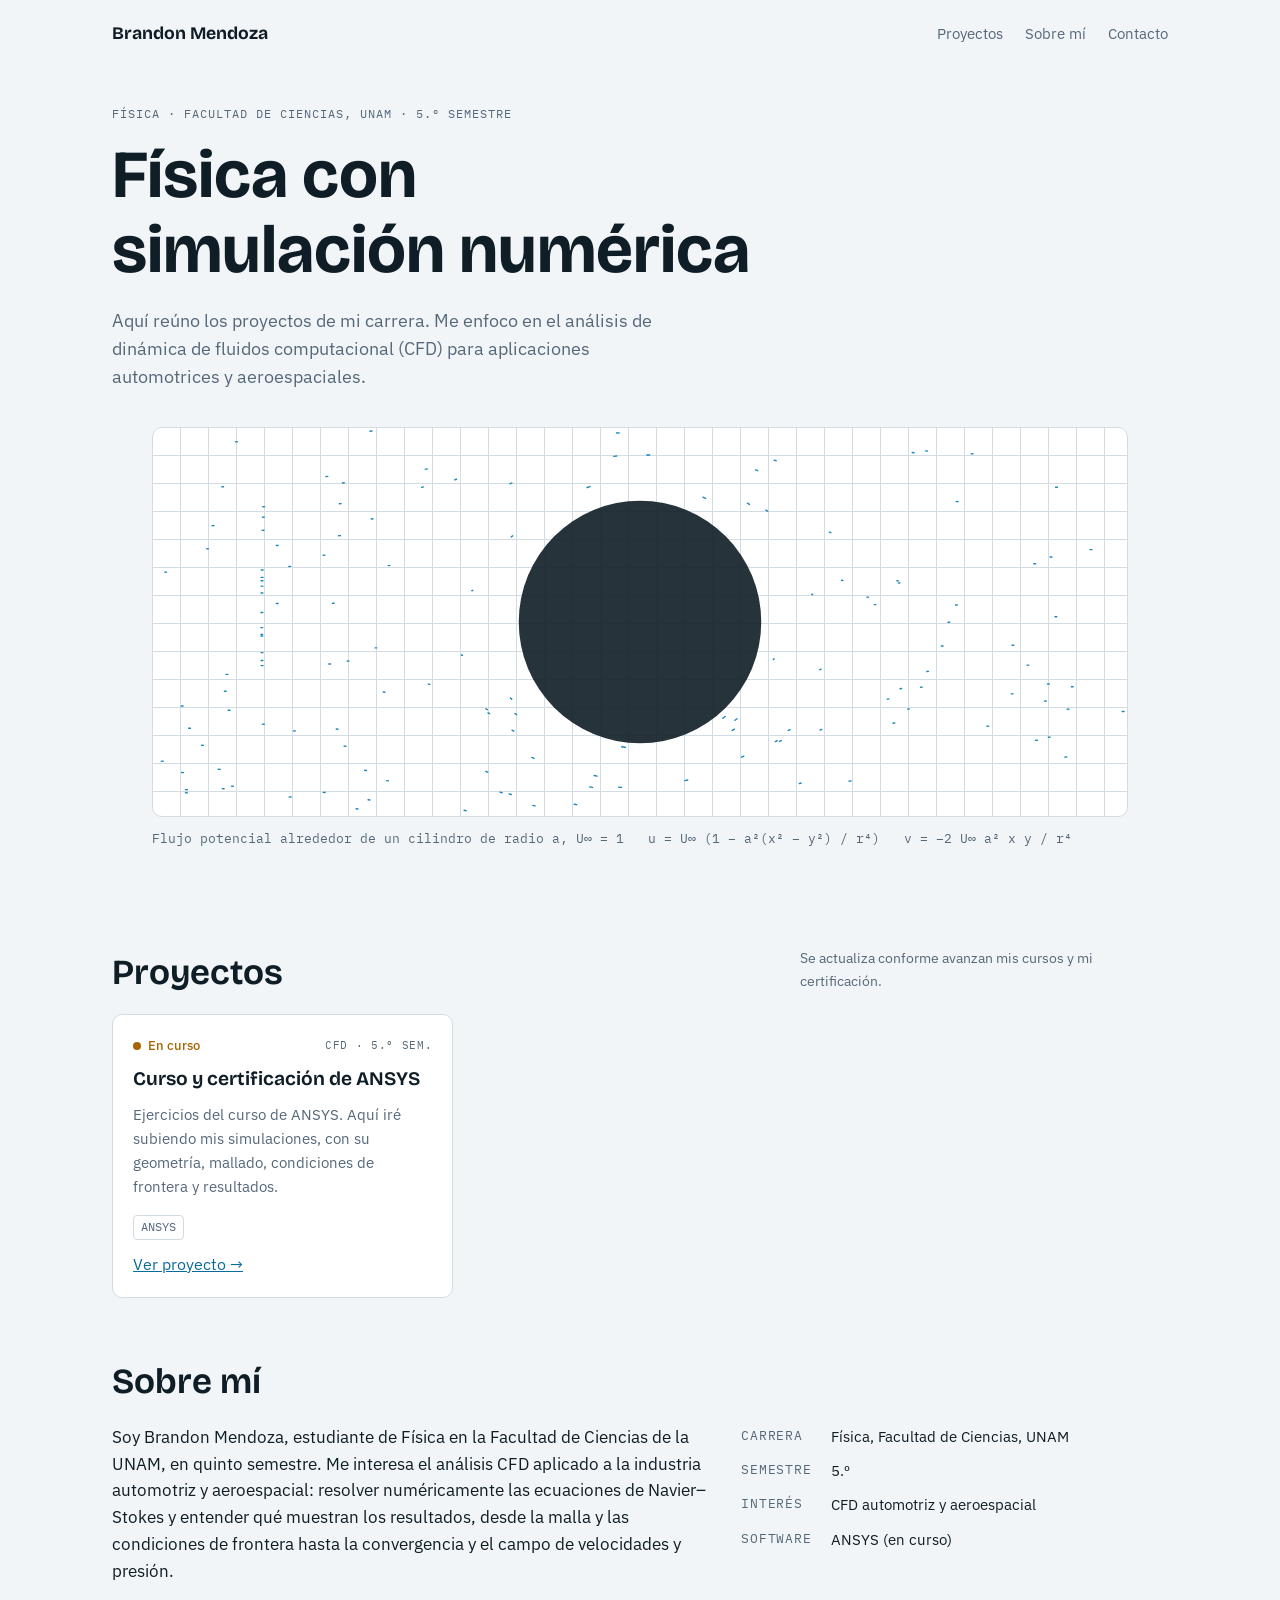
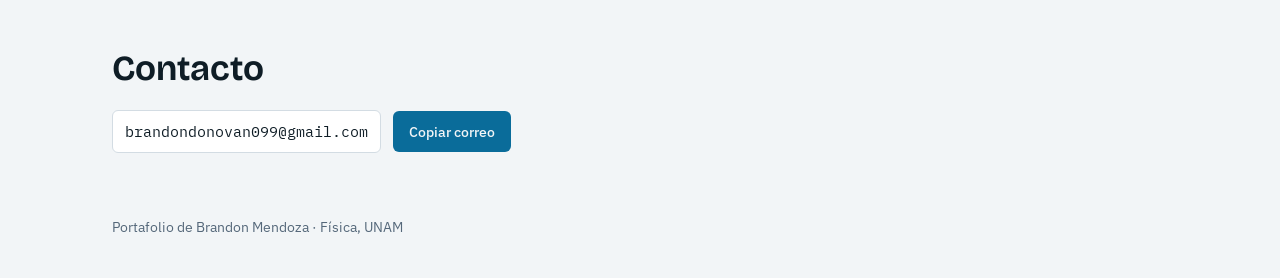
<file: index.html>
<!doctype html>
<html lang="es">
<head>
  <meta charset="utf-8">
  <meta name="viewport" content="width=device-width, initial-scale=1, viewport-fit=cover">
  <meta name="description" content="Portafolio académico de Física: proyectos, simulación numérica y dinámica de fluidos computacional.">
  <meta name="theme-color" content="#F2F5F7">
  <title>Portafolio de Física | Brandon Mendoza</title>
  <link rel="preconnect" href="https://fonts.googleapis.com">
  <link rel="preconnect" href="https://fonts.gstatic.com" crossorigin>
  <link href="https://fonts.googleapis.com/css2?family=Bricolage+Grotesque:opsz,wght@12..96,500..800&family=IBM+Plex+Mono:wght@400;500&family=IBM+Plex+Sans:wght@400;500;600&display=swap" rel="stylesheet">
  <link rel="stylesheet" href="css/styles.css">
</head>
<body>
<style>
/* Layout: columna única alineada a la izquierda; el campo de flujo (CFD) es el único gesto fuerte, el resto es sobrio. */
:root {
  --bg: #F2F5F7;
  --surface: #FFFFFF;
  --fg: #0F1D26;
  --muted: #55687A;
  --line: #D3DCE3;
  --accent: #0A6C9A;
  --flow: #1B87B8;
  --ok: #1F7A4D;
  --warn: #A86400;
  --font-display: "Bricolage Grotesque", "Segoe UI", system-ui, sans-serif;
  --font-body: "IBM Plex Sans", system-ui, -apple-system, "Segoe UI", sans-serif;
  --font-mono: "IBM Plex Mono", ui-monospace, "SFMono-Regular", Menlo, monospace;
}
@media (prefers-color-scheme: dark) {
  :root:not([data-theme="light"]) {
    --bg: #0A1319; --surface: #111E27; --fg: #E6EEF3; --muted: #8DA3B3; --line: #223441;
    --accent: #5FC6F0; --flow: #5FC6F0; --ok: #5FCB93; --warn: #E0A44A; color-scheme: dark;
  }
}
:root[data-theme="dark"] {
  --bg: #0A1319; --surface: #111E27; --fg: #E6EEF3; --muted: #8DA3B3; --line: #223441;
  --accent: #5FC6F0; --flow: #5FC6F0; --ok: #5FCB93; --warn: #E0A44A; color-scheme: dark;
}

* { box-sizing: border-box; }
body {
  background: var(--bg); color: var(--fg);
  font-family: var(--font-body); font-size: 16px; line-height: 1.6;
}
a { color: var(--accent); }
a:focus-visible, button:focus-visible { outline: 2px solid var(--accent); outline-offset: 3px; border-radius: 4px; }
h1, h2, h3 { font-family: var(--font-display); text-wrap: balance; margin: 0; line-height: 1.12; }
p { margin: 0; }

.wrap {
  max-width: 68rem; margin: 0 auto;
  padding-left: max(16px, env(safe-area-inset-left, 0px));
  padding-right: max(16px, env(safe-area-inset-right, 0px));
}
.eyebrow {
  font-family: var(--font-mono); font-size: 0.78rem; letter-spacing: 0.08em;
  text-transform: uppercase; color: var(--muted);
}

/* Barra superior */
.top { padding-block: 20px; }
.top .wrap { display: flex; flex-wrap: wrap; gap: 12px 28px; align-items: baseline; justify-content: space-between; }
.brand { font-family: var(--font-display); font-weight: 700; font-size: 1.1rem; }
.top nav { display: flex; gap: 22px; font-size: 0.95rem; }
.top nav a { color: var(--muted); text-decoration: none; }
.top nav a:hover { color: var(--fg); }

/* Presentación */
.hero { padding-block: 36px 24px; }
.hero h1 { font-size: clamp(2.2rem, 6.4vw, 4.2rem); font-weight: 700; max-width: 16ch; margin-top: 14px; }
.hero .lead { max-width: 52ch; color: var(--muted); font-size: 1.1rem; margin-top: 18px; }

.figure { margin-top: 36px; }
.field {
  position: relative; border: 1px solid var(--line); border-radius: 10px; overflow: hidden;
  background-color: var(--surface);
  background-image:
    linear-gradient(var(--line) 1px, transparent 1px),
    linear-gradient(90deg, var(--line) 1px, transparent 1px);
  background-size: 28px 28px; background-position: -1px -1px;
  aspect-ratio: 5 / 2; max-width: 100%;
}
.field canvas { position: absolute; inset: 0; width: 100%; height: 100%; display: block; }
.figure figcaption {
  display: flex; flex-wrap: wrap; gap: 6px 24px; margin-top: 12px;
  font-family: var(--font-mono); font-size: 0.8rem; color: var(--muted);
}
.figure figcaption span { min-width: 0; overflow-wrap: anywhere; }

/* Secciones */
section { padding-block: 56px 8px; }
.sec-head { display: flex; flex-wrap: wrap; gap: 8px 24px; align-items: end; justify-content: space-between; margin-bottom: 22px; }
.sec-head h2 { font-size: clamp(1.6rem, 3.6vw, 2.2rem); font-weight: 650; }
.note { font-size: 0.9rem; color: var(--muted); max-width: 46ch; }

.chips { display: flex; flex-wrap: wrap; gap: 8px; margin-bottom: 22px; }
.chip {
  font: inherit; font-size: 0.88rem; cursor: pointer;
  background: transparent; color: var(--fg);
  border: 1px solid var(--line); border-radius: 999px; padding: 6px 14px;
}
.chip:hover { border-color: var(--muted); }
.chip[aria-pressed="true"] { background: var(--fg); color: var(--bg); border-color: var(--fg); }

.grid { display: grid; grid-template-columns: repeat(auto-fill, minmax(min(100%, 17rem), 1fr)); gap: 16px; }
.card {
  background: var(--surface); border: 1px solid var(--line); border-radius: 10px;
  padding: 20px; display: flex; flex-direction: column; gap: 12px; min-width: 0;
}
.card .meta { display: flex; flex-wrap: wrap; gap: 6px 14px; justify-content: space-between; align-items: center; }
.card h3 { font-size: 1.2rem; font-weight: 650; }
.card p { color: var(--muted); font-size: 0.95rem; }
.status { display: inline-flex; align-items: center; gap: 7px; font-size: 0.82rem; font-weight: 500; }
.status::before { content: ""; width: 8px; height: 8px; border-radius: 50%; background: currentColor; }
.status.ok { color: var(--ok); }
.status.warn { color: var(--warn); }
.status.idle { color: var(--muted); }
.status.idle::before { background: transparent; border: 1.5px solid currentColor; }
.tags { display: flex; flex-wrap: wrap; gap: 6px; margin-top: auto; padding-top: 4px; }
.tag { font-family: var(--font-mono); font-size: 0.74rem; color: var(--muted); border: 1px solid var(--line); border-radius: 4px; padding: 2px 7px; }
.sample { font-family: var(--font-mono); font-size: 0.7rem; letter-spacing: 0.06em; text-transform: uppercase; color: var(--muted); }

/* Medios y detalle de proyecto */
.card .media { margin: -20px -20px 0; border-bottom: 1px solid var(--line); background: var(--bg); border-radius: 10px 10px 0 0; overflow: hidden; }
.card .media img { display: block; width: 100%; aspect-ratio: 16 / 9; object-fit: cover; }
.card .media video { display: block; width: 100%; height: auto; max-height: 340px; }
.card.open { grid-column: 1 / -1; }
details.more { border-top: 1px solid var(--line); padding-top: 12px; }
details.more summary { cursor: pointer; color: var(--accent); font-size: 0.92rem; font-weight: 500; }
.detail { display: grid; gap: 16px; margin-top: 14px; }
.bloque h4 { margin: 0 0 4px; font-family: var(--font-mono); font-size: 0.76rem; font-weight: 500; letter-spacing: 0.07em; text-transform: uppercase; color: var(--muted); }
.bloque p { color: var(--fg); }
.gallery { display: grid; grid-template-columns: repeat(auto-fill, minmax(min(100%, 14rem), 1fr)); gap: 12px; }
.gallery figure { margin: 0; min-width: 0; }
.gallery img, .gallery video { display: block; width: 100%; height: auto; border: 1px solid var(--line); border-radius: 6px; }
.gallery figcaption { margin-top: 6px; font-size: 0.82rem; color: var(--muted); }
.links { display: flex; flex-wrap: wrap; gap: 8px 18px; font-size: 0.92rem; }

/* Sobre mí y contacto */
.about { display: grid; grid-template-columns: minmax(0, 1.4fr) minmax(0, 1fr); gap: 32px; }
.about p { max-width: 62ch; font-size: 1.05rem; }
dl { margin: 0; display: grid; grid-template-columns: auto 1fr; gap: 10px 20px; font-size: 0.95rem; align-content: start; }
dt { color: var(--muted); font-family: var(--font-mono); font-size: 0.8rem; text-transform: uppercase; letter-spacing: 0.06em; padding-top: 2px; }
dd { margin: 0; }
.contact { display: flex; flex-wrap: wrap; gap: 12px; align-items: center; }
.mail {
  font-family: var(--font-mono); font-size: 0.95rem; background: var(--surface);
  border: 1px solid var(--line); border-radius: 6px; padding: 8px 12px; user-select: all; overflow-wrap: anywhere;
}
.btn {
  font: inherit; font-size: 0.9rem; font-weight: 500; cursor: pointer;
  background: var(--accent); color: var(--bg); border: 0; border-radius: 6px; padding: 9px 16px;
}
.btn:hover { filter: brightness(1.08); }
footer { padding-block: 56px 40px; color: var(--muted); font-size: 0.85rem; }

@media (max-width: 720px) {
  .about { grid-template-columns: minmax(0, 1fr); }
  .hero { padding-top: 20px; }
}
@media (prefers-reduced-motion: reduce) { * { transition: none !important; } }
</style>

<header class="top">
  <div class="wrap">
    <span class="brand">Brandon Mendoza</span>
    <nav aria-label="Secciones">
      <a href="#proyectos">Proyectos</a>
      <a href="#sobre-mi">Sobre mí</a>
      <a href="#contacto">Contacto</a>
    </nav>
  </div>
</header>

<main>
  <div class="wrap hero">
    <p class="eyebrow">Física · Facultad de Ciencias, UNAM · 5.º semestre</p>
    <h1>Física con simulación numérica</h1>
    <p class="lead">Aquí reúno los proyectos de mi carrera. Me enfoco en el análisis de dinámica de fluidos computacional (CFD) para aplicaciones automotrices y aeroespaciales.</p>

    <figure class="figure">
      <div class="field" aria-hidden="true">
        <canvas id="cyl"></canvas>
        <canvas id="flow"></canvas>
      </div>
      <figcaption>
        <span>Flujo potencial alrededor de un cilindro de radio a, U∞ = 1</span>
        <span>u = U∞ (1 − a²(x² − y²) / r⁴)</span>
        <span>v = −2 U∞ a² x y / r⁴</span>
      </figcaption>
    </figure>
  </div>

  <section id="proyectos">
    <div class="wrap">
      <div class="sec-head">
        <h2>Proyectos</h2>
        <p class="note">Se actualiza conforme avanzan mis cursos y mi certificación.</p>
      </div>
      <div class="chips" id="chips" role="group" aria-label="Filtrar por área"></div>
      <div class="grid" id="grid"></div>
    </div>
  </section>

  <section id="sobre-mi">
    <div class="wrap">
      <div class="sec-head"><h2>Sobre mí</h2></div>
      <div class="about">
        <p>Soy Brandon Mendoza, estudiante de Física en la Facultad de Ciencias de la UNAM, en quinto semestre. Me interesa el análisis CFD aplicado a la industria automotriz y aeroespacial: resolver numéricamente las ecuaciones de Navier–Stokes y entender qué muestran los resultados, desde la malla y las condiciones de frontera hasta la convergencia y el campo de velocidades y presión.</p>
        <dl>
          <dt>Carrera</dt><dd>Física, Facultad de Ciencias, UNAM</dd>
          <dt>Semestre</dt><dd>5.º</dd>
          <dt>Interés</dt><dd>CFD automotriz y aeroespacial</dd>
          <dt>Software</dt><dd>ANSYS (en curso)</dd>
        </dl>
      </div>
    </div>
  </section>

  <section id="contacto">
    <div class="wrap">
      <div class="sec-head"><h2>Contacto</h2></div>
      <div class="contact">
        <span class="mail" id="mail">brandondonovan099@gmail.com</span>
        <button class="btn" id="copy" type="button">Copiar correo</button>
        <span class="note" id="copied" role="status"></span>
      </div>
    </div>
  </section>
</main>

<footer>
  <div class="wrap">Portafolio de Brandon Mendoza · Física, UNAM</div>
</footer>
  <script src="js/main.js"></script>
</body>
</html>
</file>
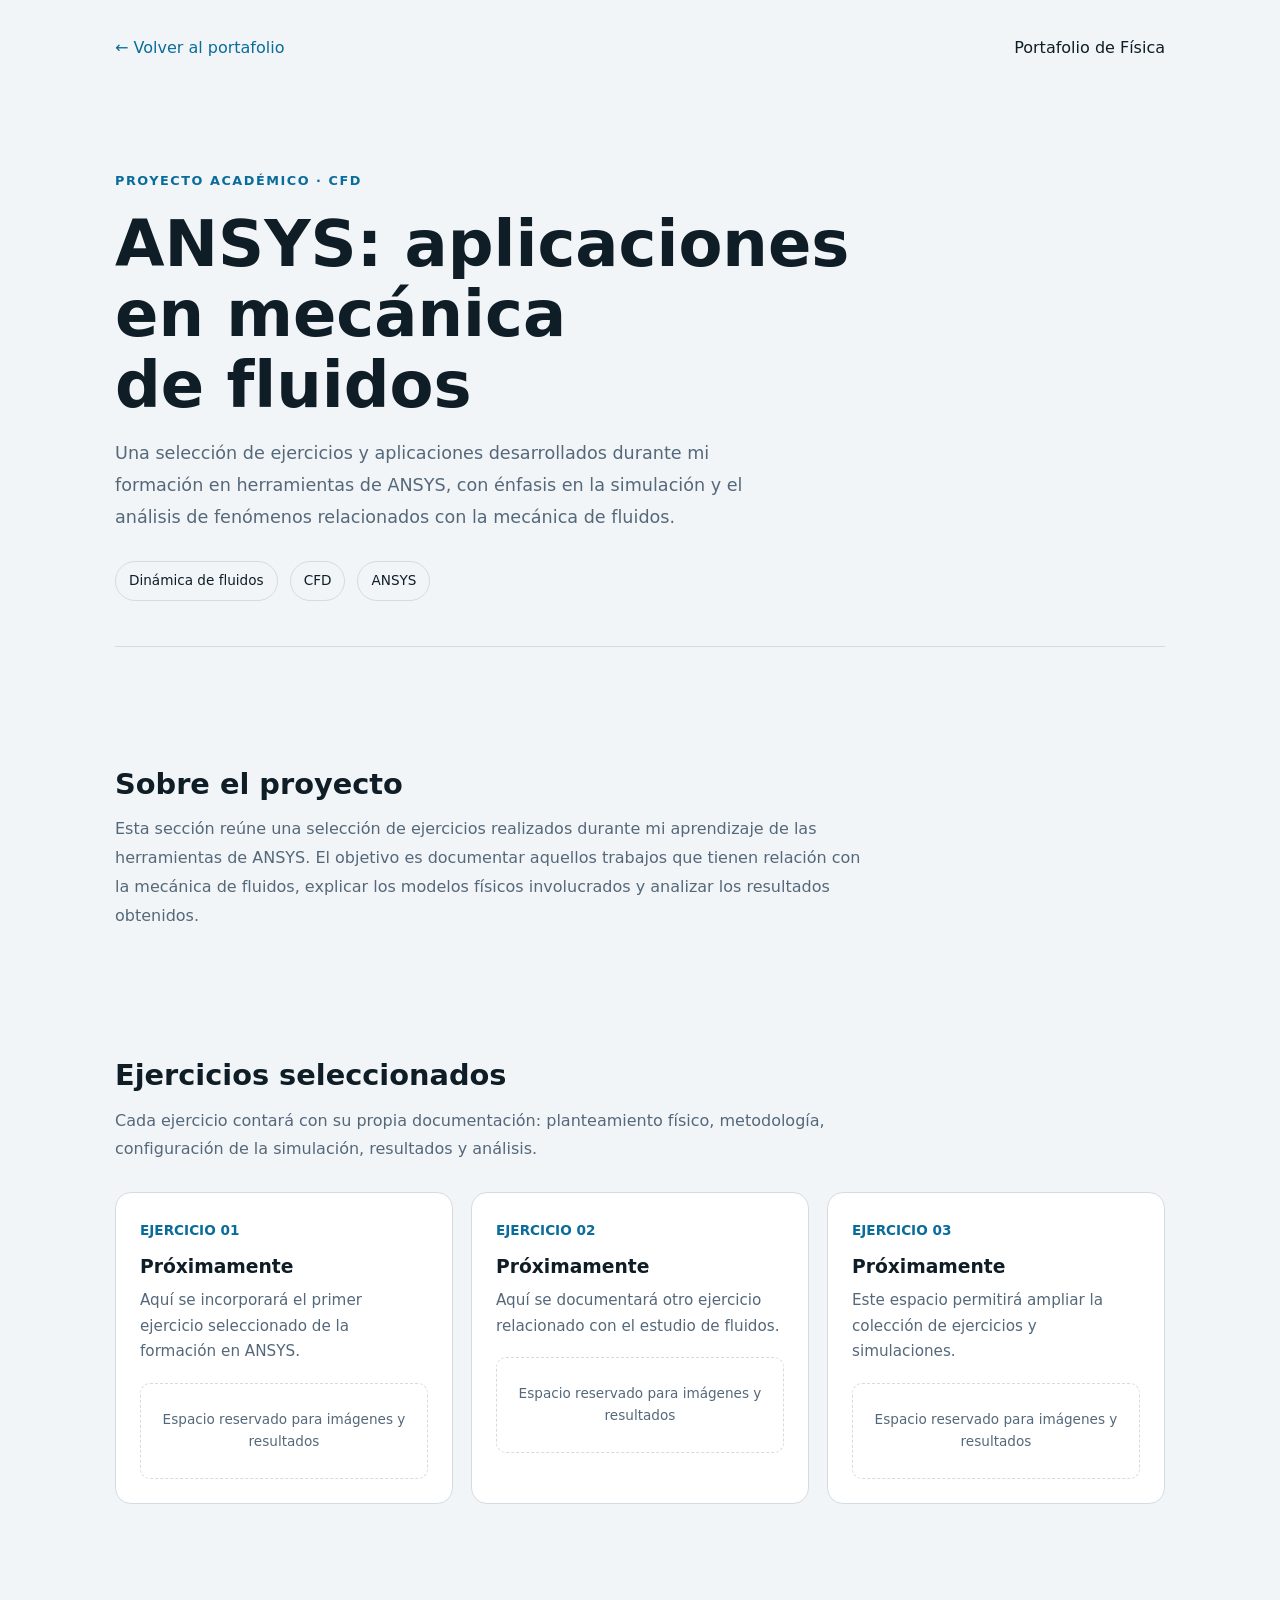
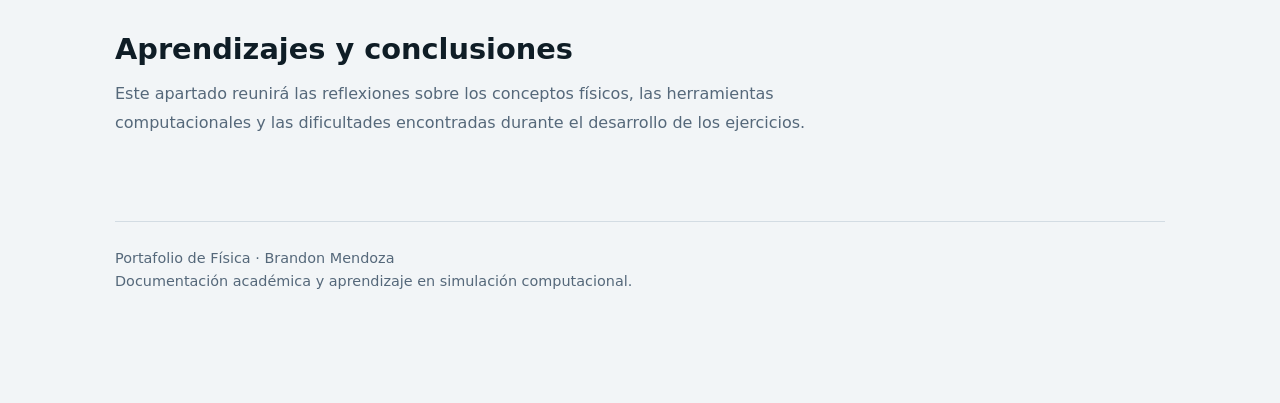
<file: proyectos/ansys.html>
<!DOCTYPE html>
<html lang="es">
<head>
  <meta charset="UTF-8">
  <meta name="viewport" content="width=device-width, initial-scale=1.0">

  <title>ANSYS | Portafolio de Física</title>

  <link rel="stylesheet" href="../css/styles.css">

  <style>
    .ansys-page {
      width: min(1050px, 90%);
      margin: 0 auto;
      padding: 35px 0 70px;
    }

    .ansys-nav {
      display: flex;
      justify-content: space-between;
      align-items: center;
      margin-bottom: 65px;
    }

    .ansys-nav a {
      color: var(--accent);
      text-decoration: none;
    }

    .ansys-hero {
      padding: 45px 0;
      border-bottom: 1px solid var(--line);
    }

    .ansys-label {
      color: var(--accent);
      font-size: .8rem;
      font-weight: 700;
      letter-spacing: .12em;
      text-transform: uppercase;
    }

    .ansys-hero h1 {
      max-width: 750px;
      margin: 18px 0;
      font-size: clamp(2.3rem, 6vw, 4rem);
      line-height: 1.1;
    }

    .ansys-description {
      max-width: 680px;
      color: var(--muted);
      font-size: 1.1rem;
      line-height: 1.8;
    }

    .ansys-info {
      display: flex;
      flex-wrap: wrap;
      gap: 12px;
      margin-top: 28px;
    }

    .ansys-tag {
      padding: 8px 13px;
      border: 1px solid var(--line);
      border-radius: 30px;
      font-size: .85rem;
    }

    .ansys-section {
      margin-top: 65px;
    }

    .ansys-section h2 {
      font-size: 1.8rem;
      margin-bottom: 15px;
    }

    .ansys-section > p {
      max-width: 760px;
      color: var(--muted);
      line-height: 1.8;
    }

    .ansys-exercises {
      display: grid;
      grid-template-columns: repeat(auto-fit, minmax(250px, 1fr));
      gap: 18px;
      margin-top: 28px;
    }

    .ansys-card {
      padding: 24px;
      border: 1px solid var(--line);
      border-radius: 16px;
      background: var(--surface);
    }

    .ansys-card .number {
      color: var(--accent);
      font-size: .85rem;
      font-weight: 700;
    }

    .ansys-card h3 {
      margin: 14px 0 10px;
    }

    .ansys-card p {
      color: var(--muted);
      line-height: 1.7;
      font-size: .95rem;
    }

    .ansys-placeholder {
      margin-top: 18px;
      padding: 25px 15px;
      border: 1px dashed var(--line);
      border-radius: 10px;
      color: var(--muted);
      text-align: center;
      font-size: .85rem;
    }

    .ansys-footer {
      margin-top: 75px;
      padding-top: 25px;
      border-top: 1px solid var(--line);
      color: var(--muted);
      font-size: .9rem;
    }

    @media (max-width: 600px) {
      .ansys-nav {
        margin-bottom: 35px;
      }

      .ansys-hero {
        padding: 25px 0;
      }

      .ansys-section {
        margin-top: 45px;
      }
    }
  </style>
</head>

<body>

  <main class="ansys-page">

    <nav class="ansys-nav">
      <a href="../index.html#proyectos">← Volver al portafolio</a>
      <span>Portafolio de Física</span>
    </nav>

    <header class="ansys-hero">
      <div class="ansys-label">Proyecto académico · CFD</div>

      <h1>ANSYS: aplicaciones en mecánica de fluidos</h1>

      <p class="ansys-description">
        Una selección de ejercicios y aplicaciones desarrollados
        durante mi formación en herramientas de ANSYS, con énfasis
        en la simulación y el análisis de fenómenos relacionados
        con la mecánica de fluidos.
      </p>

      <div class="ansys-info">
        <span class="ansys-tag">Dinámica de fluidos</span>
        <span class="ansys-tag">CFD</span>
        <span class="ansys-tag">ANSYS</span>
      </div>
    </header>

    <section class="ansys-section">
      <h2>Sobre el proyecto</h2>

      <p>
        Esta sección reúne una selección de ejercicios realizados
        durante mi aprendizaje de las herramientas de ANSYS.
        El objetivo es documentar aquellos trabajos que tienen
        relación con la mecánica de fluidos, explicar los modelos
        físicos involucrados y analizar los resultados obtenidos.
      </p>
    </section>

    <section class="ansys-section">
      <h2>Ejercicios seleccionados</h2>

      <p>
        Cada ejercicio contará con su propia documentación:
        planteamiento físico, metodología, configuración de la
        simulación, resultados y análisis.
      </p>

      <div class="ansys-exercises">

        <article class="ansys-card">
          <span class="number">EJERCICIO 01</span>
          <h3>Próximamente</h3>
          <p>
            Aquí se incorporará el primer ejercicio seleccionado
            de la formación en ANSYS.
          </p>
          <div class="ansys-placeholder">
            Espacio reservado para imágenes y resultados
          </div>
        </article>

        <article class="ansys-card">
          <span class="number">EJERCICIO 02</span>
          <h3>Próximamente</h3>
          <p>
            Aquí se documentará otro ejercicio relacionado
            con el estudio de fluidos.
          </p>
          <div class="ansys-placeholder">
            Espacio reservado para imágenes y resultados
          </div>
        </article>

        <article class="ansys-card">
          <span class="number">EJERCICIO 03</span>
          <h3>Próximamente</h3>
          <p>
            Este espacio permitirá ampliar la colección
            de ejercicios y simulaciones.
          </p>
          <div class="ansys-placeholder">
            Espacio reservado para imágenes y resultados
          </div>
        </article>

      </div>
    </section>

    <section class="ansys-section">
      <h2>Aprendizajes y conclusiones</h2>

      <p>
        Este apartado reunirá las reflexiones sobre los conceptos
        físicos, las herramientas computacionales y las dificultades
        encontradas durante el desarrollo de los ejercicios.
      </p>
    </section>

    <footer class="ansys-footer">
      <p>Portafolio de Física · Brandon Mendoza</p>
      <p>Documentación académica y aprendizaje en simulación computacional.</p>
    </footer>

  </main>

</body>
</html>
</file>
<file: css/styles.css>
:root{color-scheme:light;box-sizing:border-box;padding-top:env(safe-area-inset-top,0px);padding-bottom:env(safe-area-inset-bottom,0px)}html{scroll-padding-top:env(safe-area-inset-top,0px)}body{margin:0;padding:0;font:14px -apple-system,BlinkMacSystemFont,sans-serif;background:#fff;color:#000}img{max-width:100%}[hidden]:not([hidden=until-found i]){display:none!important}


/* Layout: columna única alineada a la izquierda; el campo de flujo (CFD) es el único gesto fuerte, el resto es sobrio. */
:root {
  --bg: #F2F5F7;
  --surface: #FFFFFF;
  --fg: #0F1D26;
  --muted: #55687A;
  --line: #D3DCE3;
  --accent: #0A6C9A;
  --flow: #1B87B8;
  --ok: #1F7A4D;
  --warn: #A86400;
  --font-display: "Bricolage Grotesque", "Segoe UI", system-ui, sans-serif;
  --font-body: "IBM Plex Sans", system-ui, -apple-system, "Segoe UI", sans-serif;
  --font-mono: "IBM Plex Mono", ui-monospace, "SFMono-Regular", Menlo, monospace;
}
@media (prefers-color-scheme: dark) {
  :root:not([data-theme="light"]) {
    --bg: #0A1319; --surface: #111E27; --fg: #E6EEF3; --muted: #8DA3B3; --line: #223441;
    --accent: #5FC6F0; --flow: #5FC6F0; --ok: #5FCB93; --warn: #E0A44A; color-scheme: dark;
  }
}
:root[data-theme="dark"] {
  --bg: #0A1319; --surface: #111E27; --fg: #E6EEF3; --muted: #8DA3B3; --line: #223441;
  --accent: #5FC6F0; --flow: #5FC6F0; --ok: #5FCB93; --warn: #E0A44A; color-scheme: dark;
}

* { box-sizing: border-box; }
body {
  background: var(--bg); color: var(--fg);
  font-family: var(--font-body); font-size: 16px; line-height: 1.6;
}
a { color: var(--accent); }
a:focus-visible, button:focus-visible { outline: 2px solid var(--accent); outline-offset: 3px; border-radius: 4px; }
h1, h2, h3 { font-family: var(--font-display); text-wrap: balance; margin: 0; line-height: 1.12; }
p { margin: 0; }

.wrap {
  max-width: 68rem; margin: 0 auto;
  padding-left: max(16px, env(safe-area-inset-left, 0px));
  padding-right: max(16px, env(safe-area-inset-right, 0px));
}
.eyebrow {
  font-family: var(--font-mono); font-size: 0.78rem; letter-spacing: 0.08em;
  text-transform: uppercase; color: var(--muted);
}

/* Barra superior */
.top { padding-block: 20px; }
.top .wrap { display: flex; flex-wrap: wrap; gap: 12px 28px; align-items: baseline; justify-content: space-between; }
.brand { font-family: var(--font-display); font-weight: 700; font-size: 1.1rem; }
.top nav { display: flex; gap: 22px; font-size: 0.95rem; }
.top nav a { color: var(--muted); text-decoration: none; }
.top nav a:hover { color: var(--fg); }

/* Presentación */
.hero { padding-block: 36px 24px; }
.hero h1 { font-size: clamp(2.2rem, 6.4vw, 4.2rem); font-weight: 700; max-width: 16ch; margin-top: 14px; }
.hero .lead { max-width: 52ch; color: var(--muted); font-size: 1.1rem; margin-top: 18px; }

.figure { margin-top: 36px; }
.field {
  position: relative; border: 1px solid var(--line); border-radius: 10px; overflow: hidden;
  background-color: var(--surface);
  background-image:
    linear-gradient(var(--line) 1px, transparent 1px),
    linear-gradient(90deg, var(--line) 1px, transparent 1px);
  background-size: 28px 28px; background-position: -1px -1px;
  aspect-ratio: 5 / 2; max-width: 100%;
}
.field canvas { position: absolute; inset: 0; width: 100%; height: 100%; display: block; }
.figure figcaption {
  display: flex; flex-wrap: wrap; gap: 6px 24px; margin-top: 12px;
  font-family: var(--font-mono); font-size: 0.8rem; color: var(--muted);
}
.figure figcaption span { min-width: 0; overflow-wrap: anywhere; }

/* Secciones */
section { padding-block: 56px 8px; }
.sec-head { display: flex; flex-wrap: wrap; gap: 8px 24px; align-items: end; justify-content: space-between; margin-bottom: 22px; }
.sec-head h2 { font-size: clamp(1.6rem, 3.6vw, 2.2rem); font-weight: 650; }
.note { font-size: 0.9rem; color: var(--muted); max-width: 46ch; }

.chips { display: flex; flex-wrap: wrap; gap: 8px; margin-bottom: 22px; }
.chip {
  font: inherit; font-size: 0.88rem; cursor: pointer;
  background: transparent; color: var(--fg);
  border: 1px solid var(--line); border-radius: 999px; padding: 6px 14px;
}
.chip:hover { border-color: var(--muted); }
.chip[aria-pressed="true"] { background: var(--fg); color: var(--bg); border-color: var(--fg); }

.grid { display: grid; grid-template-columns: repeat(auto-fill, minmax(min(100%, 17rem), 1fr)); gap: 16px; }
.card {
  background: var(--surface); border: 1px solid var(--line); border-radius: 10px;
  padding: 20px; display: flex; flex-direction: column; gap: 12px; min-width: 0;
}
.card .meta { display: flex; flex-wrap: wrap; gap: 6px 14px; justify-content: space-between; align-items: center; }
.card h3 { font-size: 1.2rem; font-weight: 650; }
.card p { color: var(--muted); font-size: 0.95rem; }
.status { display: inline-flex; align-items: center; gap: 7px; font-size: 0.82rem; font-weight: 500; }
.status::before { content: ""; width: 8px; height: 8px; border-radius: 50%; background: currentColor; }
.status.ok { color: var(--ok); }
.status.warn { color: var(--warn); }
.status.idle { color: var(--muted); }
.status.idle::before { background: transparent; border: 1.5px solid currentColor; }
.tags { display: flex; flex-wrap: wrap; gap: 6px; margin-top: auto; padding-top: 4px; }
.tag { font-family: var(--font-mono); font-size: 0.74rem; color: var(--muted); border: 1px solid var(--line); border-radius: 4px; padding: 2px 7px; }
.sample { font-family: var(--font-mono); font-size: 0.7rem; letter-spacing: 0.06em; text-transform: uppercase; color: var(--muted); }

/* Medios y detalle de proyecto */
.card .media { margin: -20px -20px 0; border-bottom: 1px solid var(--line); background: var(--bg); border-radius: 10px 10px 0 0; overflow: hidden; }
.card .media img { display: block; width: 100%; aspect-ratio: 16 / 9; object-fit: cover; }
.card .media video { display: block; width: 100%; height: auto; max-height: 340px; }
.card.open { grid-column: 1 / -1; }
details.more { border-top: 1px solid var(--line); padding-top: 12px; }
details.more summary { cursor: pointer; color: var(--accent); font-size: 0.92rem; font-weight: 500; }
.detail { display: grid; gap: 16px; margin-top: 14px; }
.bloque h4 { margin: 0 0 4px; font-family: var(--font-mono); font-size: 0.76rem; font-weight: 500; letter-spacing: 0.07em; text-transform: uppercase; color: var(--muted); }
.bloque p { color: var(--fg); }
.gallery { display: grid; grid-template-columns: repeat(auto-fill, minmax(min(100%, 14rem), 1fr)); gap: 12px; }
.gallery figure { margin: 0; min-width: 0; }
.gallery img, .gallery video { display: block; width: 100%; height: auto; border: 1px solid var(--line); border-radius: 6px; }
.gallery figcaption { margin-top: 6px; font-size: 0.82rem; color: var(--muted); }
.links { display: flex; flex-wrap: wrap; gap: 8px 18px; font-size: 0.92rem; }

/* Sobre mí y contacto */
.about { display: grid; grid-template-columns: minmax(0, 1.4fr) minmax(0, 1fr); gap: 32px; }
.about p { max-width: 62ch; font-size: 1.05rem; }
dl { margin: 0; display: grid; grid-template-columns: auto 1fr; gap: 10px 20px; font-size: 0.95rem; align-content: start; }
dt { color: var(--muted); font-family: var(--font-mono); font-size: 0.8rem; text-transform: uppercase; letter-spacing: 0.06em; padding-top: 2px; }
dd { margin: 0; }
.contact { display: flex; flex-wrap: wrap; gap: 12px; align-items: center; }
.mail {
  font-family: var(--font-mono); font-size: 0.95rem; background: var(--surface);
  border: 1px solid var(--line); border-radius: 6px; padding: 8px 12px; user-select: all; overflow-wrap: anywhere;
}
.btn {
  font: inherit; font-size: 0.9rem; font-weight: 500; cursor: pointer;
  background: var(--accent); color: var(--bg); border: 0; border-radius: 6px; padding: 9px 16px;
}
.btn:hover { filter: brightness(1.08); }
footer { padding-block: 56px 40px; color: var(--muted); font-size: 0.85rem; }

@media (max-width: 720px) {
  .about { grid-template-columns: minmax(0, 1fr); }
  .hero { padding-top: 20px; }
}
@media (prefers-reduced-motion: reduce) { * { transition: none !important; } }
</file>
